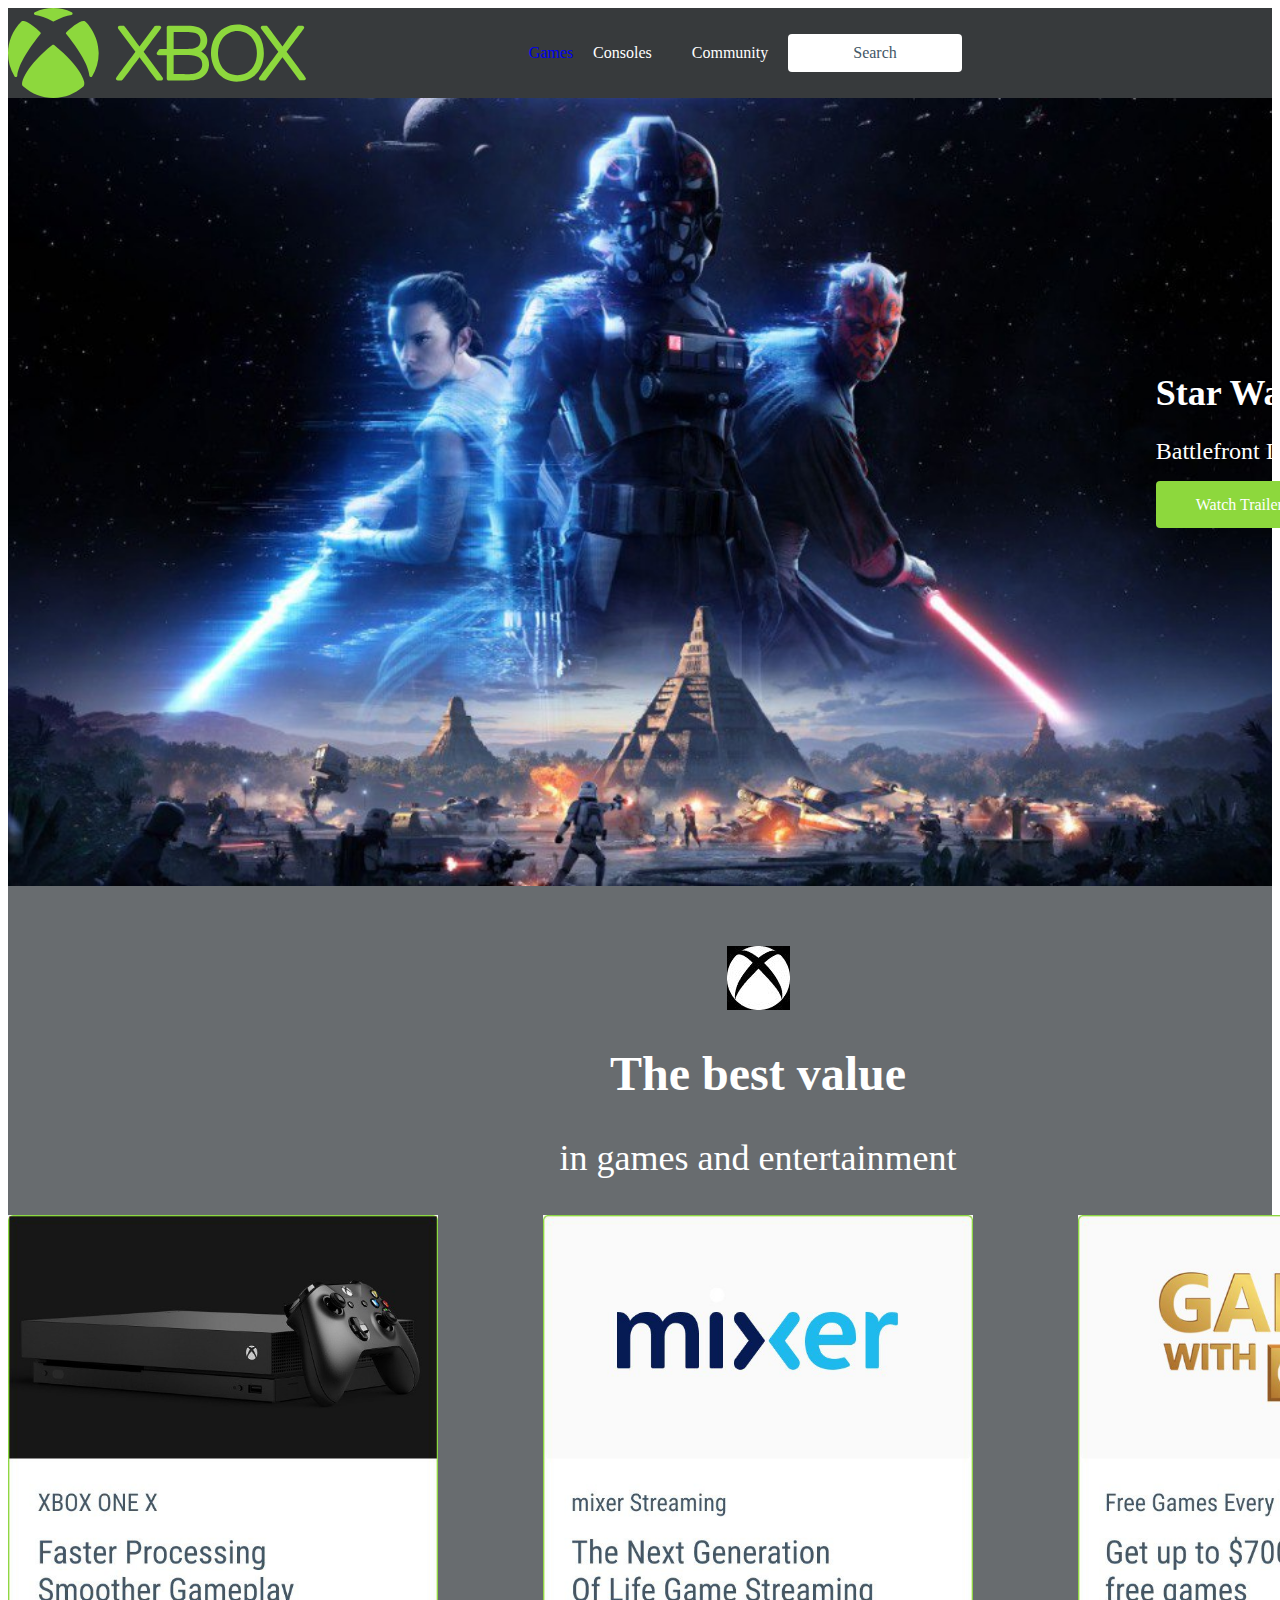
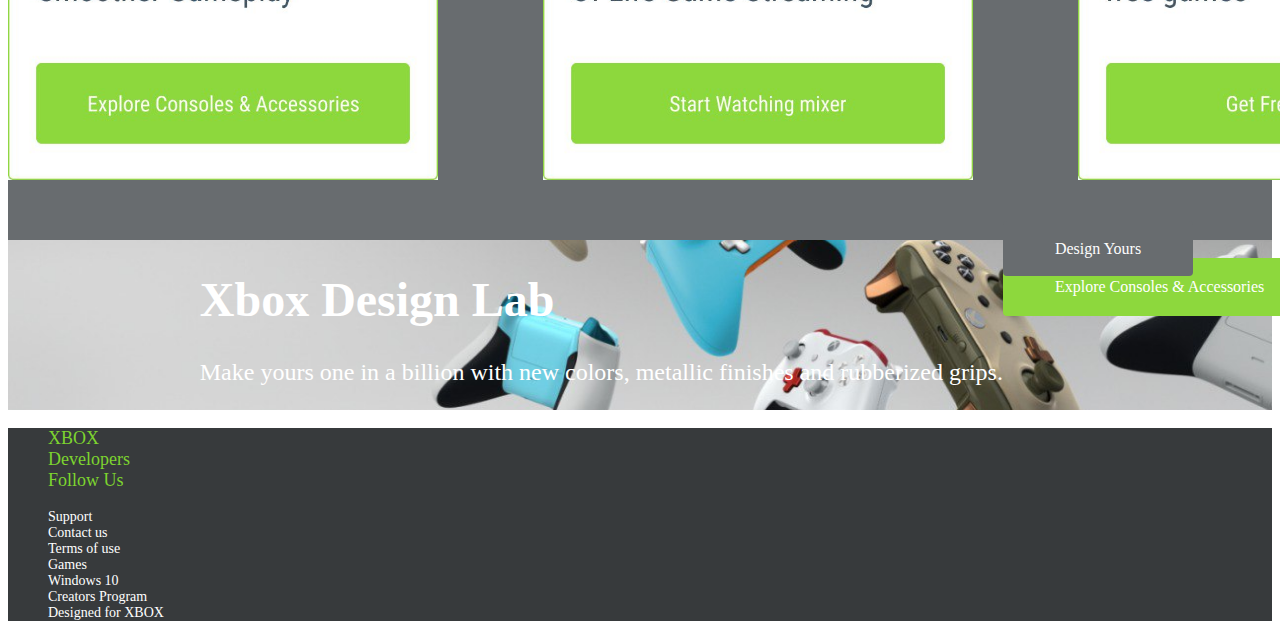
<file: index.html>
<!DOCTYPE html>
<html lang="en">
<head>
    <meta charset="UTF-8">
    <meta name="viewport" content="width=device-width, initial-scale=1.0">
    <title>Document</title>
    <link rel="stylesheet" href="./css/style.css">
</head>
<body>
    <header class="header">
        <div class="container">
            <div class="header__wrap">
                <div class="header__logo">
                    <img src="./img/Group.svg" alt="logo">
                </div>
                
                <div class="header__block">
                    <ul class="header__menu">
                        <li>
                            <a href="#" class="heagder__menu-inem">Games</a>
                        </li>
                        <li>
                            <a href="#" class="header__menu-item">Consoles</a>
                        </li>
                        <li>
                            <a href="#" class="header__menu-item">Community</a>
                        </li>
                        <li>
                            <a href="#" class="header__textbtn">Search</a>
                        </li>
                    </ul>

                </div>
                <div class="header__block">
                    <ul class="header__link">
                        <li>
                            <div class="header__pic">
                                <img src="./img/headerpic.jpg" alt="chel">
                            </div>
                            <a href="#" class="header__link">My XBOX</a>
                        </li>
                    </ul>
                </div>
            </div>
        </div>
    </header>


    <section class="main">
        <div class="container">
            <div class="main__wrap">
                <div class="main__texts">
                    <h1 class="title title_g main__title">
                        Star Wars
                    </h1>
                    <p class="text main__text">
                        Battlefront II
                    </p>
                    <a href="#" class="main__btn">Watch Trailer</a>
                    <a href="#" class="main__btn2">Explore Games</a>
                </div>
            </div>
        </div>
    </section>


    <section class="play">
        <div class="container">
            <div class="play__wrap">
                <div class="play__logo">
                    <img src="./img/msg1023443950-265529.jpg" alt="xbox">
                    <div class="play__texts">
                        <h1 class="title play__title">
                            The best value
                        </h1>
                        <p class="text play__text">
                            in games and entertainment
                        </p>
                    </div>
                    <div class="play__block">
                        <div class="play__card">
                            <div class="play__img">
                                <img src="./img/card1.jpg" alt="card1">
                            </div>
                            <div class="play__img">
                                <img src="./img/card2.jpg" alt="card2">
                            </div>
                            <div class="play__img">
                                <img src="./img/card3.jpg" alt="card3">
                            </div>
                           
                            
                            
                        </div>
                    </div>
               </div>
            </div>
        </div>
    </section>


    <section class="box">
        <div class="container">
            <div class="box__wrap">
                <div class="box__texts">
                    <h1 class="title box__title">
                        Xbox Design Lab
                    </h1>
                    <p class="text box__text">
                        Make yours one in a billion with new colors, metallic finishes and rubberized grips.
                    </p>
                </div>
                <div class="box__block">
                    <div class="box__btn">
                        <a href="#" class="box__btn_b">Design Yours</a>
                        <a href="№" class="box__btn_g">Explore Consoles & Accessories</a>
                    </div>
                </div>
            </div>
        </div>
    </section>


    <section class="end">
        <div class="container">
            <div class="end__wrap">
                <div class="end__block">
                    <ul class="end__menu-item">
                        <li>
                            <a href="#" class="end__menu-item">XBOX</a>
                        </li>
                        <li>
                            <a href="#" class="end__menu-item">Developers</a>
                        </li>
                        <li>
                            <a href="#" class="end__menu-item">Follow Us</a>
                        </li>
                    </ul>
                    <div class="end__block2">
                        <ul class="end__menu-g">
                            <li>
                                <a href="#" class="end__menu-g">Support</a>
                            </li>
                            <li>
                                <a href="#" class="end__menu-g">Contact us</a>
                            </li>
                            <li>
                                <a href="#" class="end__menu-g">Terms of use</a>
                            </li>
                            <li>
                                <a href="#" class="end__menu-g">Games</a>
                            </li>
                            <li>
                                <a href="#" class="end__menu-g">Windows 10</a>
                            </li>
                            <li>
                                <a href="#" class="end__menu-g">Creators Program</a>
                            </li>
                            <li>
                                <a href="#" class="end__menu-g">Designed for XBOX</a>
                            </li>
                         </ul>   
                    </div>
                </div>
            </div>
        </div>
    </section>
</body>
</html>
</file>
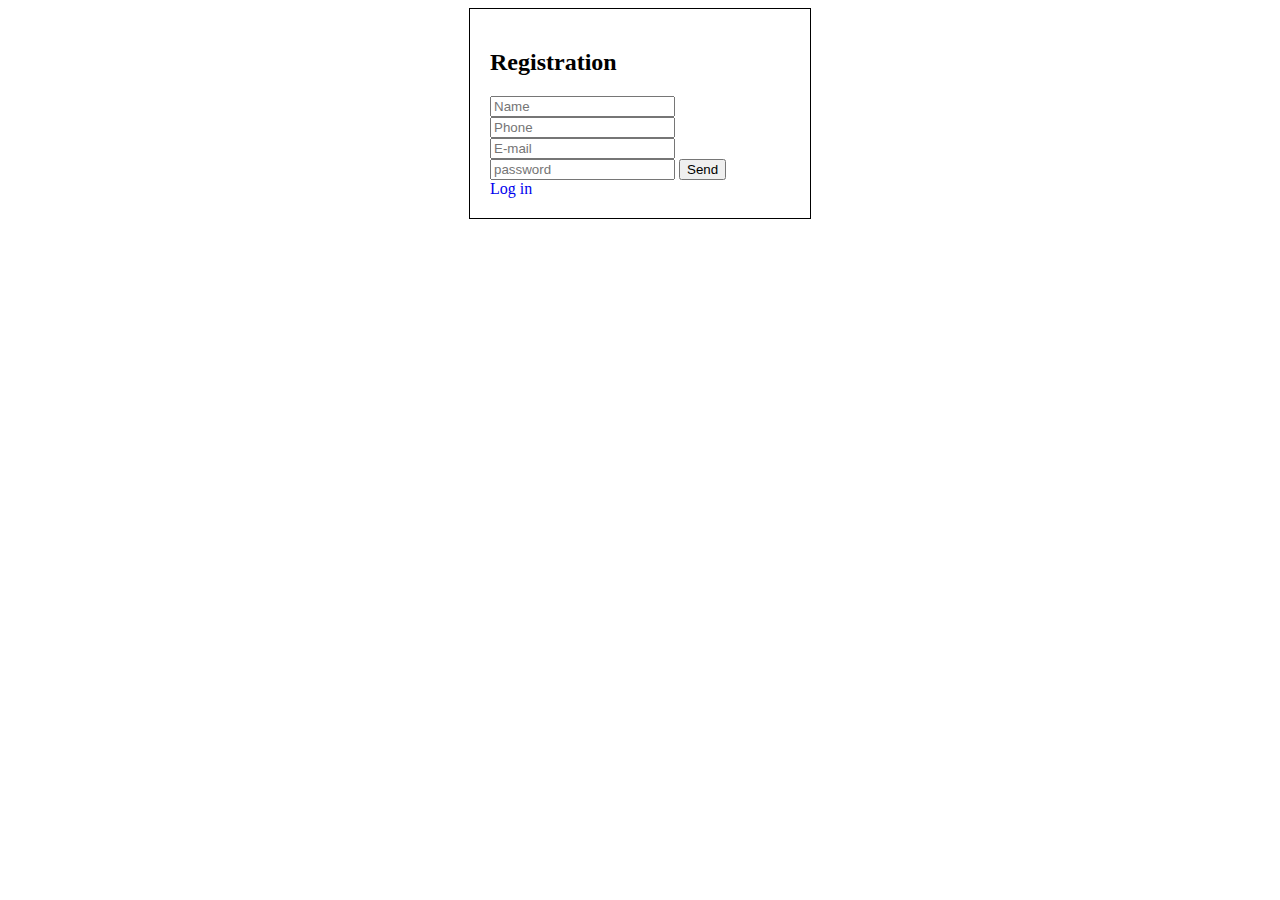
<file: signin.html>
<!DOCTYPE html>
<html lang="en">
<head>
    <meta charset="UTF-8">
    <meta name="viewport" content="width=device-width, initial-scale=1.0">
    <title>Registration</title>
    <link rel="stylesheet" href="./css/style.css">
</head>
<body>
    <section class="reg">
      <h2 class="reg_title">Registration</h2>
      <form action="" class="reg__from">
        <input type="text" class="reg__input" placeholder="Name">
        <input type="tel" class="reg__input" placeholder="Phone">
        <input type="email" class="reg__input" placeholder="E-mail">
        <input type="password" class="reg__input" placeholder="password">
        <button class="reg__btn">Send</button>
      </form>
      <a href="#" class="reg__link">Log in</a>
      
    </section>
    
</body>
</html>
</file>
<file: css/style.css>
.container{
    width: 1500px;
    margin: 0 auto;
}

li{
    list-style: none;
}

a{
    text-decoration: none;
}

/*main*/


.main{
    background: url(../img/pic1cv.jpg) no-repeat center center / cover;
}

.main__wrap{
    padding: 250px 0 370px 0;
    display: flex;
    justify-content: end;
}

.main__title{
    color: white;
    font-size: 36px;
}

.main__texts{
    color: white;
    font-size: 24px;
}

.main__btn{
    font-size: 16px;
    color: white;
    background-color: #8DD83D;
    padding: 15px 40px;
    border-radius: 4px
}

.main__btn2{
    font-size: 16px;
    color: white;
    background-color: #686C6F;
    padding: 15px 40px;
    border-radius: 4px;
}

/*header*/

.header{
    background-color: #373A3C;
}

.header__wrap{
    display: flex;
    justify-content: space-between;
}

.header__menu{
    display: flex;
    align-items: center;
}

.header__logo{
    font-size: 70px;
    display: flex;
}

.header__block{
    display: flex;
    align-items: center;
}

.header__menu-item{
    color: white;
    font-size: 16px;
    display: flex;
    padding: 20px;
}

.header__link{
    color: white;
    font-size: 16px;
    display: flex;
    justify-content: center;
}
.header__link li{
    display: flex;
    align-items: center;
}

.header__link img{
    width: 20px;
    height: 20px;
}

.header__textbtn{
    color: #435766;
    background-color: white;
    padding: 10px 65px;
    border-radius: 4px;
    display: flex;
}

.header__pic{
    margin-right: 30px;

}


/*play*/

.play{
    background-color: #686C6F;
}

.play__container{
    width: 1400px;
    height: 480px;
    margin: 0 auto;
    padding: 110px;
}

.play__wrap{
    display: flex;
    justify-content: space-between;
}


.play__title{
    font-size: 48px;
    color: white;
    text-align: center;
}

.play__text{
    color: white;
    font-size: 36px;
    text-align: center;
    
}

.play__logo{
    text-align: center;
    padding: 60px 0px 60px 0px;
    width: 100%;
}

.play__card{
    display: flex;
    justify-content: space-between;

}

.play__card img{
    width: 430px;
    display: block;
}


/*box*/


.box{
    background: url(../img/back2.jpg) no-repeat center center / cover;
}

.box__container{
    width: 1400px;
    margin: 0 auto;
    padding: 110px;
    display: flex;
}

.box__wrap{
    display: flex;
    justify-content: center;
}

.box__title{
    font-size: 48px;
    color: white;
    font-family: Roboto;
    line-height: normal;
}

.box__text{
    font-size: 24px;
    color: white;
    text-align: center;
    font-family: Roboto;
    line-height: normal;
}

.box__btn_b{
    color: #fdfdfd;
    background-color: #686C6F;
    padding: 19px 52px;
    border-radius: 4px;
}

.box__btn_g{
    color: white;
    background-color: #8DD83D;
    padding: 20px 52px;
    border-radius: 4px;
    display: flex;
}

/*-sign In*/


.reg{
    width: 300px;
    border: 1px solid #000;
    margin: 0 auto;
    padding: 20px;
}
.reg_title{
        ont-weight: 500;
    }
.reg_form{
    width: 220px;
    margin: 0 auto;
}
.reg_input{
    width: 100%;
    border-radius: 5px;
    background-color: #FFF;
    box-shadow: 0px 0px 5px 2px;
    border: none;
    padding: 13px 20px;
    margin-bottom: 15px;
    
}


.reg_btn{
    color: #fdfdfd;
    text-align: center;
    font-family: Roboto;
    font-size: 17px;
    font-weight: 700;
    font-style: normal;
    line-height: normal;
    padding: 15px 90px;
    background-color: #8DD83D;
    border: none;
}
.reg_link{
        color: rgba(0, 0, 0, 0.50);
        text-align: center;
        font-family: Roboto;
        font-size: 13px;
        font-style: normal;
        font-weight: 400;
        line-height: normal;
}


/*end*/


.end-_wrap{
    display: flex;
}

.end{
    background-color: #373A3C;
}

.end__container{

}

.end__menu-item{
    color: #7DD42F;
    font-family: Roboto;
    font-size: 18px;
    font-style: normal;
    font-weight: 400;
    line-height: normal;
}

.end__menu-g{
    color: #FFF;
    font-family: Roboto;
    font-size: 14px;
    font-style: normal;
    font-weight: 400;
    line-height: normal;
}
</file>
